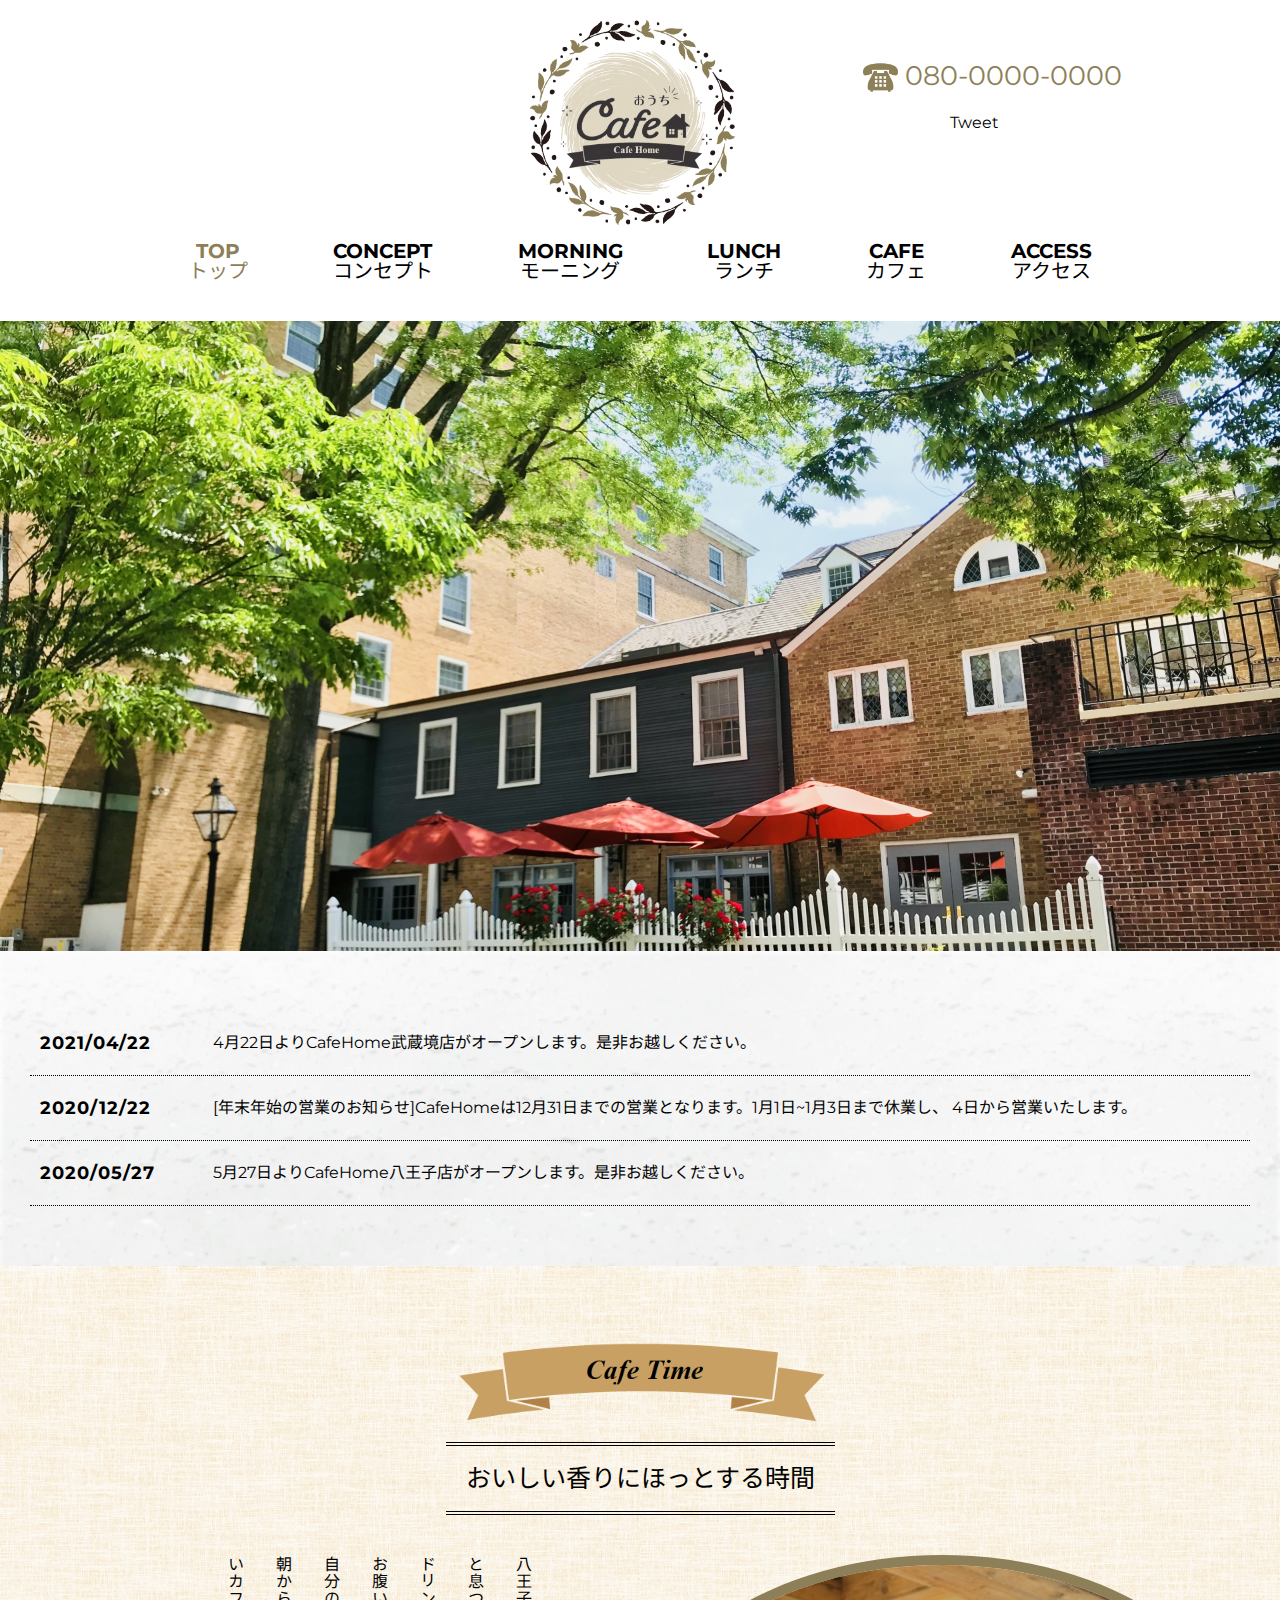
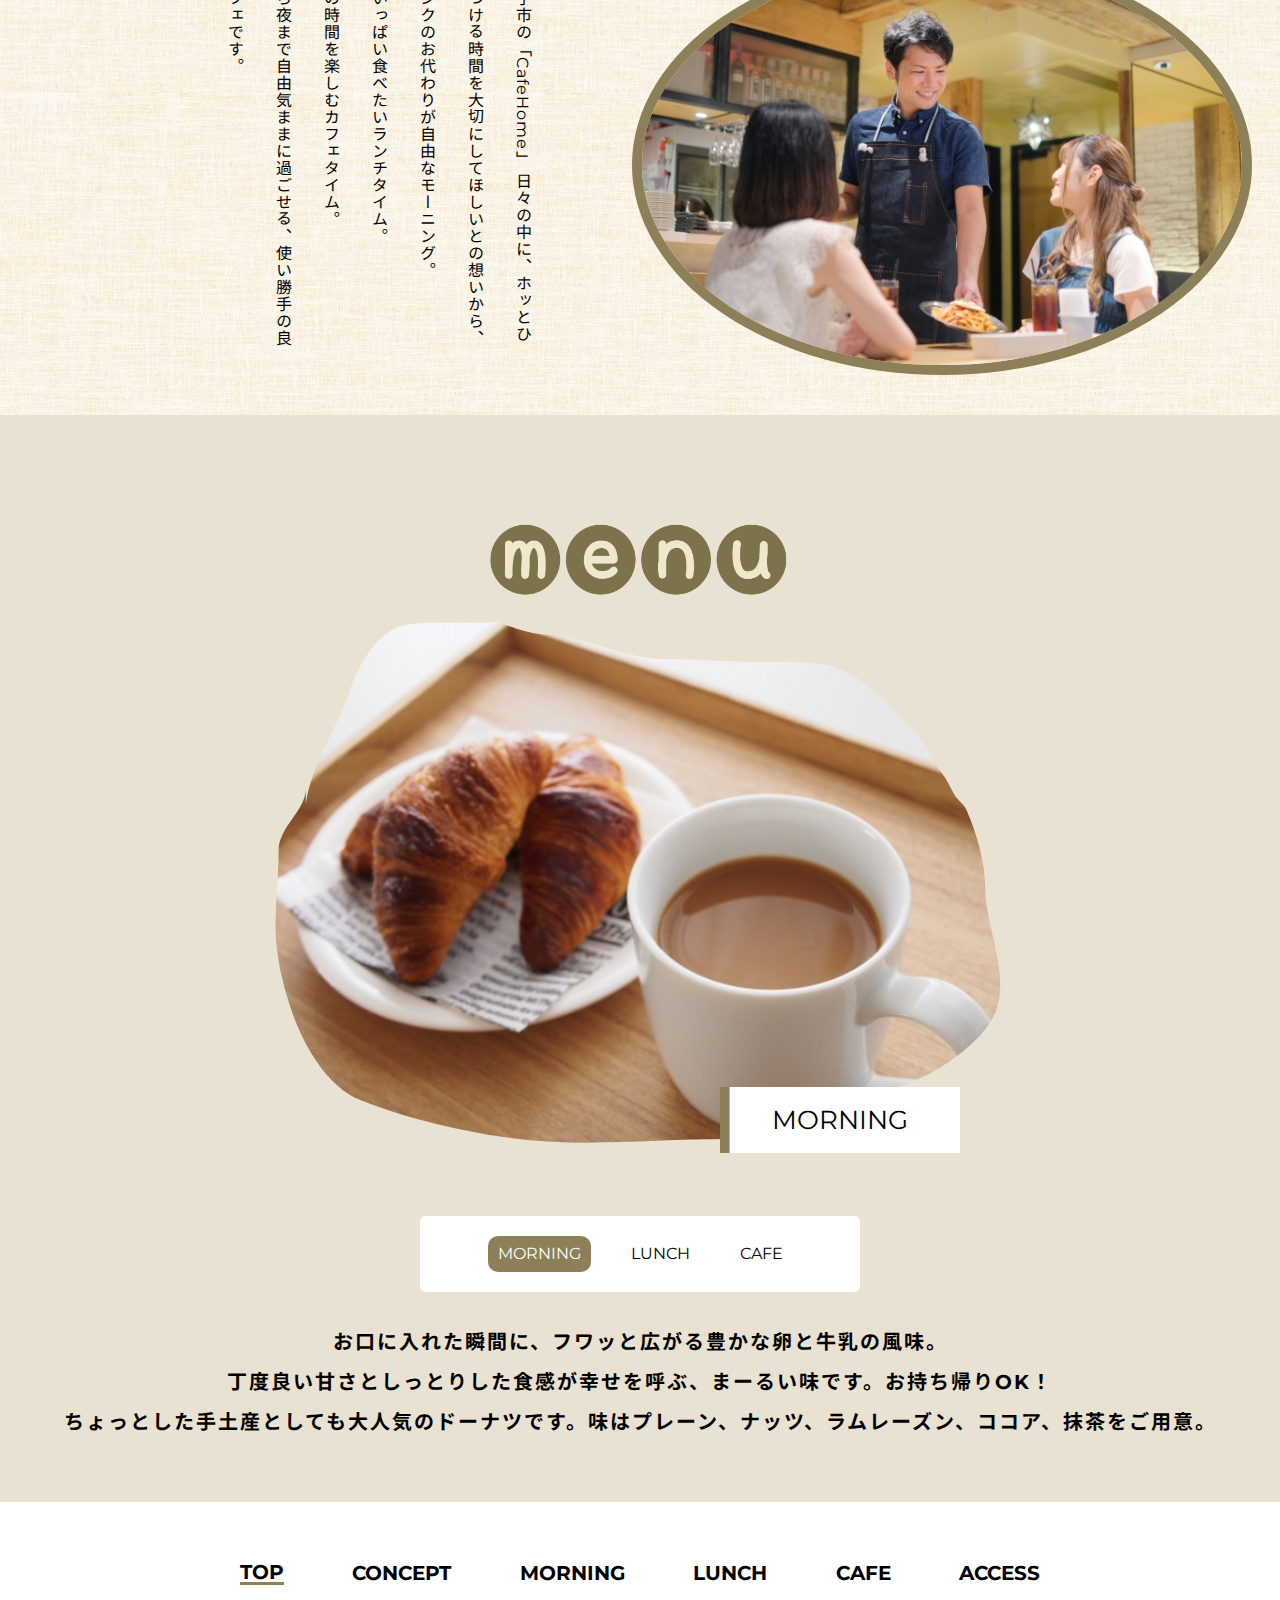
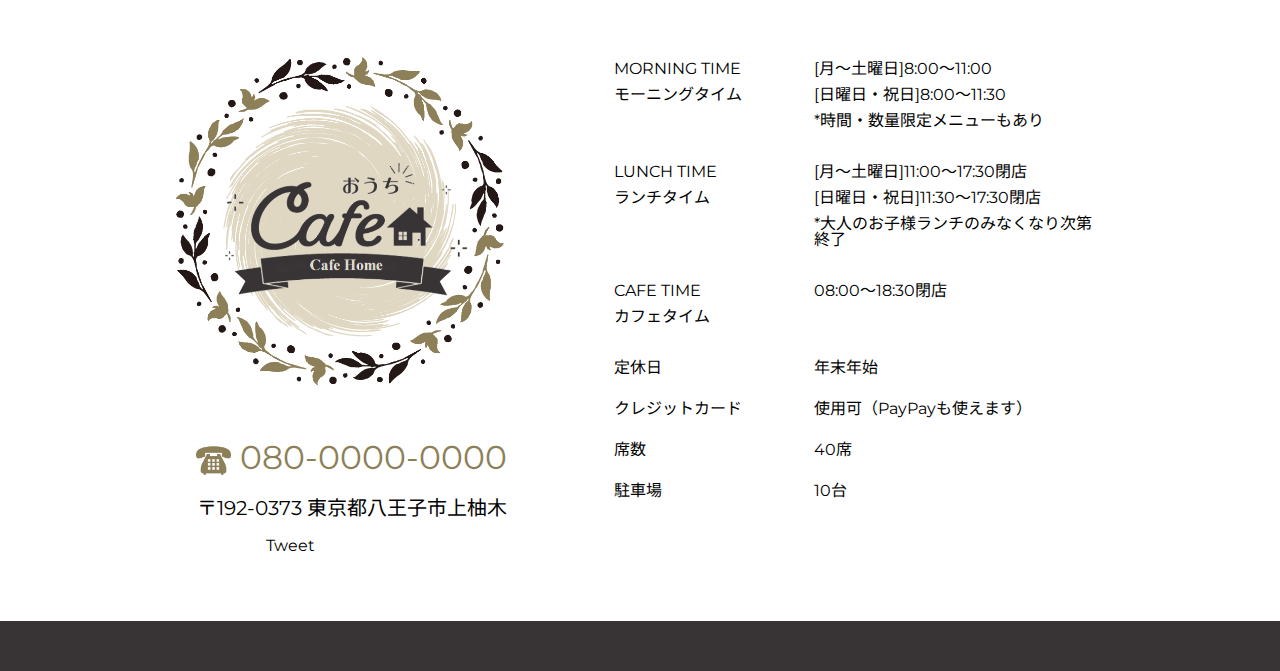
<file: index.html>
<!DOCTYPE html>
<html lang="ja">
<head>
    <meta charset="UTF-8">
    <meta http-equiv="X-UA-Compatible" content="IE=edge">
    <meta name="viewport" content="width=device-width, initial-scale=1.0">
    <link href="https://fonts.googleapis.com/css2?family=Montserrat:wght@400;600&family=Noto+Sans+JP:wght@400;700&display=swap" rel="stylesheet">
    <link rel="stylesheet" href="./css/Doctor.css">
    <link rel="stylesheet" href="./css/style.css">
    <title>cafehome</title>
    
        
</head>
<body>
    <header>
        <div class="header-wrapper">
            <div class="header-top">
                <div class="header-img">
                    <img src="./img/cafehome.png" alt="icon">
                    <div>cafehome</div>
                </div>
                <div class="header-info">
                    <a href="./access.html" class="map-img"></a>
                    <a class="phone" href="tel:111">
                        <span>080-0000-0000</span>
                    </a>
                    <div class="sns">
                        <div class="twitter">
                            <a href="https://twitter.com/share?ref_src=twsrc%5Etfw" class="twitter-share-button" data-show-count="false">Tweet</a><script async src="https://platform.twitter.com/widgets.js" charset="utf-8"></script>
                        </div>
                        <div class="facebook">
                            <iframe src="https://www.facebook.com/plugins/share_button.php?href=https%3A%2F%2Fdevelopers.facebook.com%2Fdocs%2Fplugins%2F&layout=button_count&size=small&width=103&height=20&appId" width="103" height="20" style="border:none;overflow:hidden" scrolling="no" frameborder="0" allowfullscreen="true" allow="autoplay; clipboard-write; encrypted-media; picture-in-picture; web-share"></iframe>
                        </div>
                    </div>
                    <div class="burger-btn-wrapper">
                        <div class="burger-btn">
                            <div class="bar bar-top"></div>
                            <div class="bar bar-middle"></div>
                            <div class="bar bar-bottom"></div>
                        </div>
                    </div>
                </div>
            </div>
            <nav class="nav-wrapper">
                <ul class="nav-list">
                    <li class="nav-item">
                        <a href="./index.html">
                            <div>TOP</div>
                            <div>トップ</div>
                        </a>
                    </li>
                    <li class="nav-item">
                        <a href="#">
                            <div>CONCEPT</div>
                            <div>コンセプト</div>
                        </a>
                    </li>
                    <li class="nav-item">
                        <a href="#">
                            <div>MORNING</div>
                            <div>モーニング</div>
                        </a>
                    </li>
                    <li class="nav-item">
                        <a href="./lunch.html">
                            <div>LUNCH</div>
                            <div>ランチ</div></a>
                    </li>
                    <li class="nav-item">
                        <a href="#">
                            <div>CAFE</div>
                            <div>カフェ</div>
                        </a>
                    </li>
                    <li class="nav-item">
                        <a href="./access.html">
                            <div>ACCESS</div>
                            <div>アクセス</div>
                        </a>
                    </li>
                </ul>
            </nav>
        </div>
    </header>
    <div class="fixed-header">
        <div class="header">
            <div class="header-wrapper fixed-nav">
                <ul class="nav-list fixed-nav">
                    <li class="nav-item">
                        <a href="./index.html">
                            <div>TOP</div>
                            <div>トップ</div>
                        </a>
                    </li>
                    <li class="nav-item">
                        <a href="#">
                            <div>CONCEPT</div>
                            <div>コンセプト</div>
                        </a>
                    </li>
                    <li class="nav-item">
                        <a href="#">
                            <div>MORNING</div>
                            <div>モーニング</div>
                        </a>
                    </li>
                    <li class="nav-item">
                        <a href="./lunch.html">
                            <div>LUNCH</div>
                            <div>ランチ</div></a>
                    </li>
                    <li class="nav-item">
                        <a href="#">
                            <div>CAFE</div>
                            <div>カフェ</div>
                        </a>
                    </li>
                    <li class="nav-item">
                        <a href="./access.html">
                            <div>ACCESS</div>
                            <div>アクセス</div>
                        </a>
                    </li>
                </ul>
            </div>
        </div>
    </div>
    <div class="fv">
        <img class="fv1" src="./img/fv1.jpg" alt="">
        <img class="fv2" src="./img/fv2.jpg" alt="">
        <img class="fv3" src="./img/fv3.jpg" alt="">
    </div>
    <main>
        <section class="news">
            <div class="section-wrapper">
                <div class="content-wrapper">
                    <ul class="news-list">
                        <li class="news-item">
                            <div class="news-date">2021/04/22</div>
                            <div class="news-content">
                                4月22日よりCafeHome武蔵境店がオープンします。是非お越しください。
                            </div>
                        </li>
                        <li class="news-item">
                            <div class="news-date">2020/12/22</div>
                            <div class="news-content">
                                [年末年始の営業のお知らせ]CafeHomeは12月31日までの営業となります。1月1日~1月3日まで休業し、
                                4日から営業いたします。
                            </div>
                        </li>
                        <li class="news-item">
                            <div class="news-date">2020/05/27</div>
                            <div class="news-content">
                                5月27日よりCafeHome八王子店がオープンします。是非お越しください。
                            </div>
                        </li>
                    </ul>
                </div>
            </div>
        </section>
        <section class="concept">
            <div class="section-wrapper">
                <div class="content-wrapper">
                    <div class="concept-title-img">
                        <img src="./img/cafetime.png" alt="">
                    </div>
                    <div class="concept-title-outer">
                        <div class="concept-title">
                            おいしい香りにほっとする時間
                        </div>
                    </div>
                    <div class="concept-inner">
                        <div class="concept-text">
                            八王子市の「CafeHome」
                            日々の中に、ホッとひと息つける時間を大切にしてほしいとの想いから、
                            <br>
                            ドリンクのお代わりが自由なモーニング。<br>
                            お腹いっぱい食べたいランチタイム。<br>
                            自分の時間を楽しむカフェタイム。<br>
                            朝から夜まで自由気ままに過ごせる、使い勝手の良いカフェです。
                        </div>
                        <div class="concept-img">
                            <img src="./img/concept-img.jpg" alt="">
                        </div>
                    </div>
                </div>
            </div>
        </section>
        <section class="menu">
            <div class="section-wrapper">
                <div class="content-wrapper">
                    <div class="menu-logo">
                        <img src="./img/menu-logo.png" alt="">
                    </div>
                    <div class="menu-img-wrapper">
                        <svg class="svgclass" width="272" height="197" viewBox="0 0 272 197" fill="none" xmlns="http://www.w3.org/2000/svg">
                            <clipPath id="myClip">
                            <path d="M13.2589 69.6557C15.6606 54.1539 24.6406 42.2837 29.4766 27.7756C31.6315 21.3108 35.2777 14.0832 40.1019 9.25897C46.0109 3.35002 50.5499 2.66887 59.1157 2.54822C66.0099 2.45112 72.9121 2.54822 79.8072 2.54822C81.6124 2.54822 84.2873 2.05394 85.9587 2.79677C90.0332 4.60765 97.9015 6.85222 102.487 7.02205C117.467 7.57687 130.869 15.9697 145.983 15.9697C158.107 15.9697 170.117 17.0882 182.146 17.0882C190.176 17.0882 198.413 16.4156 206.193 18.1445C219.403 21.08 229.251 33.0009 238.504 42.2535C242.56 46.3093 245.011 53.2559 248.632 57.9119C250.697 60.5668 251.853 63.3733 253.479 66.3003C254.648 68.4045 256.852 69.4155 257.953 71.8926C261.595 80.0878 264.912 91.675 264.912 100.724C264.912 114.637 273.533 131.392 269.261 145.276C265.266 158.262 243.926 171.596 231.917 174.729C226.524 176.136 221.255 179.658 216.197 182.123C209.039 185.61 202.67 186.879 195.133 188.833C186.537 191.062 177.73 193.804 168.725 193.804C141.788 193.804 114.676 197.081 87.8228 193.245C69.1023 190.571 51.6603 186.41 33.8883 179.513C20.992 174.508 12.1188 158.57 7.9152 145.959C4.54289 135.842 2.07437 125.729 2.07437 114.953C2.07437 105.658 3.19283 95.9851 3.19283 86.9917C3.19283 78.097 13.2589 72.235 13.2589 64.0634" stroke="black" stroke-width="3" stroke-linecap="round"/>
                            </clipPath>>
                        </svg>
                        <div class="morning">
                            <img class="clip any" src="./img/morning.jpg" alt="">
                            <div class="link-btn-outer"><a class="link-btn" href="#"><span>MORNING</span></a></div>
                        </div>
                        <div class="lunch">
                            <img class="clip any" src="./img/lunch.jpg" alt="">
                            <div class="link-btn-outer"><a class="link-btn" href="./lunch.html"><span>LUNCH</span></a></div>
                        </div>
                        <div class="cafe">
                            <img class="clip any" src="./img/cafe.jpg" alt="">
                            <div class="link-btn-outer"><a class="link-btn" href="#"><span>CAFE</span></a></div>
                        </div>
                    </div>
                    <ul class="menu-list">
                        <li class="menu-item active" id="morning">
                            MORNING
                        </li>
                        <li class="menu-item" id="lunch">
                            LUNCH
                        </li>
                        <li class="menu-item" id="cafe">
                            CAFE
                        </li>
                    </ul>
                    
                    <ul class="menu-text-wrapper">
                        <div class="morning-text">
                            <div class="menu-text">
                                お口に入れた瞬間に、フワッと広がる豊かな卵と牛乳の風味。<br>
                                丁度良い甘さとしっとりした食感が幸せを呼ぶ、まーるい味です。お持ち帰りOK！<br>
                                ちょっとした手土産としても大人気のドーナツです。味はプレーン、ナッツ、ラムレーズン、ココア、抹茶をご用意。
                            </div>
                        </div>
                        <div class="lunch-text">
                            <div class="menu-text">
                                明るい日差しの差し込む店内で、のんびりたっぷり朝ごはんはいかが。<br>
                                ホカホカのバターたっぷりトースト、バランスのとれた副菜、特製ブレンドのコーヒー。<br>
                                朝は甘いもので脳に栄養を！ホイップクリームとあんこが幸せ気分になれる小倉トーストも人気です。
                            </div>
                        </div>
                        <div class="cafe-text">
                            <div class="menu-text">
                                手軽にきちんとお腹を満たせる、ランチメニューもご用意。<br>
スパイスにこだわってじっくり煮込んだ柔らかチキンのカレーや、フレッシュな味わいのパスタ。<br>
お子さま用のクリーミーなキッズカレーもございます。元気なお昼ごはんでしっかりパワーをチャージ！
                            </div>
                        </div>
                        
                    </ul>
                </div>
            </div>
        </section>
    </main>
    <footer>
        <div class="section-wrapper">
            <div class="content-wrapper">
                <div class="footer-nav">
                    <ul class="footer-list">
                        <li class="footer-item">
                            <a href="./index.html">
                                <div>TOP</div>
                            </a>
                        </li>
                        <li class="footer-item">
                            <a href="#">
                                <div>CONCEPT</div>
                            </a>
                        </li>
                        <li class="footer-item">
                            <a href="#">
                                <div>MORNING</div>
                            </a>
                        </li>
                        <li class="footer-item">
                            <a href="./lunch.html">
                                <div>LUNCH</div>
                            </a>
                        </li>
                        <li class="footer-item">
                            <a href="#">
                                <div>CAFE</div>
                            </a>
                        </li>
                        <li class="footer-item">
                            <a href="./access.html">
                                <div>ACCESS</div>
                            </a>
                        </li>
                    </ul>
                </div>
                <div class="footer-inner">
                    <div class="footer-left">
                        <div class="footer-img">
                            <img src="./img/cafehome.png" alt="">
                        </div>
                        <div class="phone">
                            080-0000-0000
                        </div>
                        <div class="address">
                            〒192-0373 東京都八王子市上柚木
                        </div>
                        <div class="sns">
                            <div class="twitter">
                                <a href="https://twitter.com/share?ref_src=twsrc%5Etfw" class="twitter-share-button" data-show-count="false">Tweet</a><script async src="https://platform.twitter.com/widgets.js" charset="utf-8"></script>
                            </div>
                            <div class="facebook">
                                <iframe src="https://www.facebook.com/plugins/share_button.php?href=https%3A%2F%2Fdevelopers.facebook.com%2Fdocs%2Fplugins%2F&layout=button_count&size=small&width=103&height=20&appId" width="103" height="20" style="border:none;overflow:hidden" scrolling="no" frameborder="0" allowfullscreen="true" allow="autoplay; clipboard-write; encrypted-media; picture-in-picture; web-share"></iframe>
                            </div>
                        </div>
                    </div>
                    <div class="footer-right">
                        <div class="footer-right-content">
                            <ul class="footer-content-list">
                                <li class="footer-content-item">
                                    <div class="footer-content-title">
                                        <div>MORNING TIME</div>
                                        <div>モーニングタイム</div>
                                    </div>
                                    <div class="footer-content-detail">
                                        <div>[月～土曜日]8:00～11:00</div>
                                        <div>[日曜日・祝日]8:00～11:30</div>
                                        <div>*時間・数量限定メニューもあり</div>
                                    </div>
                                </li>
                                <li class="footer-content-item">
                                    <div class="footer-content-title">
                                        <div>LUNCH TIME</div>
                                        <div>ランチタイム</div>
                                    </div>
                                    <div class="footer-content-detail">
                                        <div>[月～土曜日]11:00～17:30閉店</div>
                                        <div>[日曜日・祝日]11:30～17:30閉店</div>
                                        <div>*大人のお子様ランチのみなくなり次第終了</div>
                                    </div>
                                </li>
                                <li class="footer-content-item">
                                    <div class="footer-content-title">
                                        <div>CAFE TIME</div>
                                        <div>カフェタイム</div>
                                    </div>
                                    <div class="footer-content-detail">
                                        <div>08:00～18:30閉店</div>
                                    </div>
                                </li>
                                <li class="footer-content-item">
                                    <div class="footer-content-title">
                                        定休日
                                    </div>
                                    <div class="footer-content-detail">
                                        年末年始
                                    </div>
                                </li>
                                <li class="footer-content-item">
                                    <div class="footer-content-title">
                                        クレジットカード
                                    </div>
                                    <div class="footer-content-detail">
                                        使用可（PayPayも使えます）
                                    </div>
                                </li>
                                <li class="footer-content-item">
                                    <div class="footer-content-title">
                                        席数
                                    </div>
                                    <div class="footer-content-detail">
                                        40席
                                    </div>
                                </li>
                                <li class="footer-content-item">
                                    <div class="footer-content-title">
                                        駐車場
                                    </div>
                                    <div class="footer-content-detail">
                                        10台
                                    </div>
                                </li>
                            </ul>
                        </div>
                    </div>
                </div>
            </div>
        </div>
        <div class="footer-bottom">

        </div>
    </footer>
    <a href="#" id="btn-scroll-top"></a>
    <script src="https://ajax.googleapis.com/ajax/libs/jquery/3.6.0/jquery.min.js"></script>
    <script src="./java/script.js"></script>
</body>
</html>
</file>
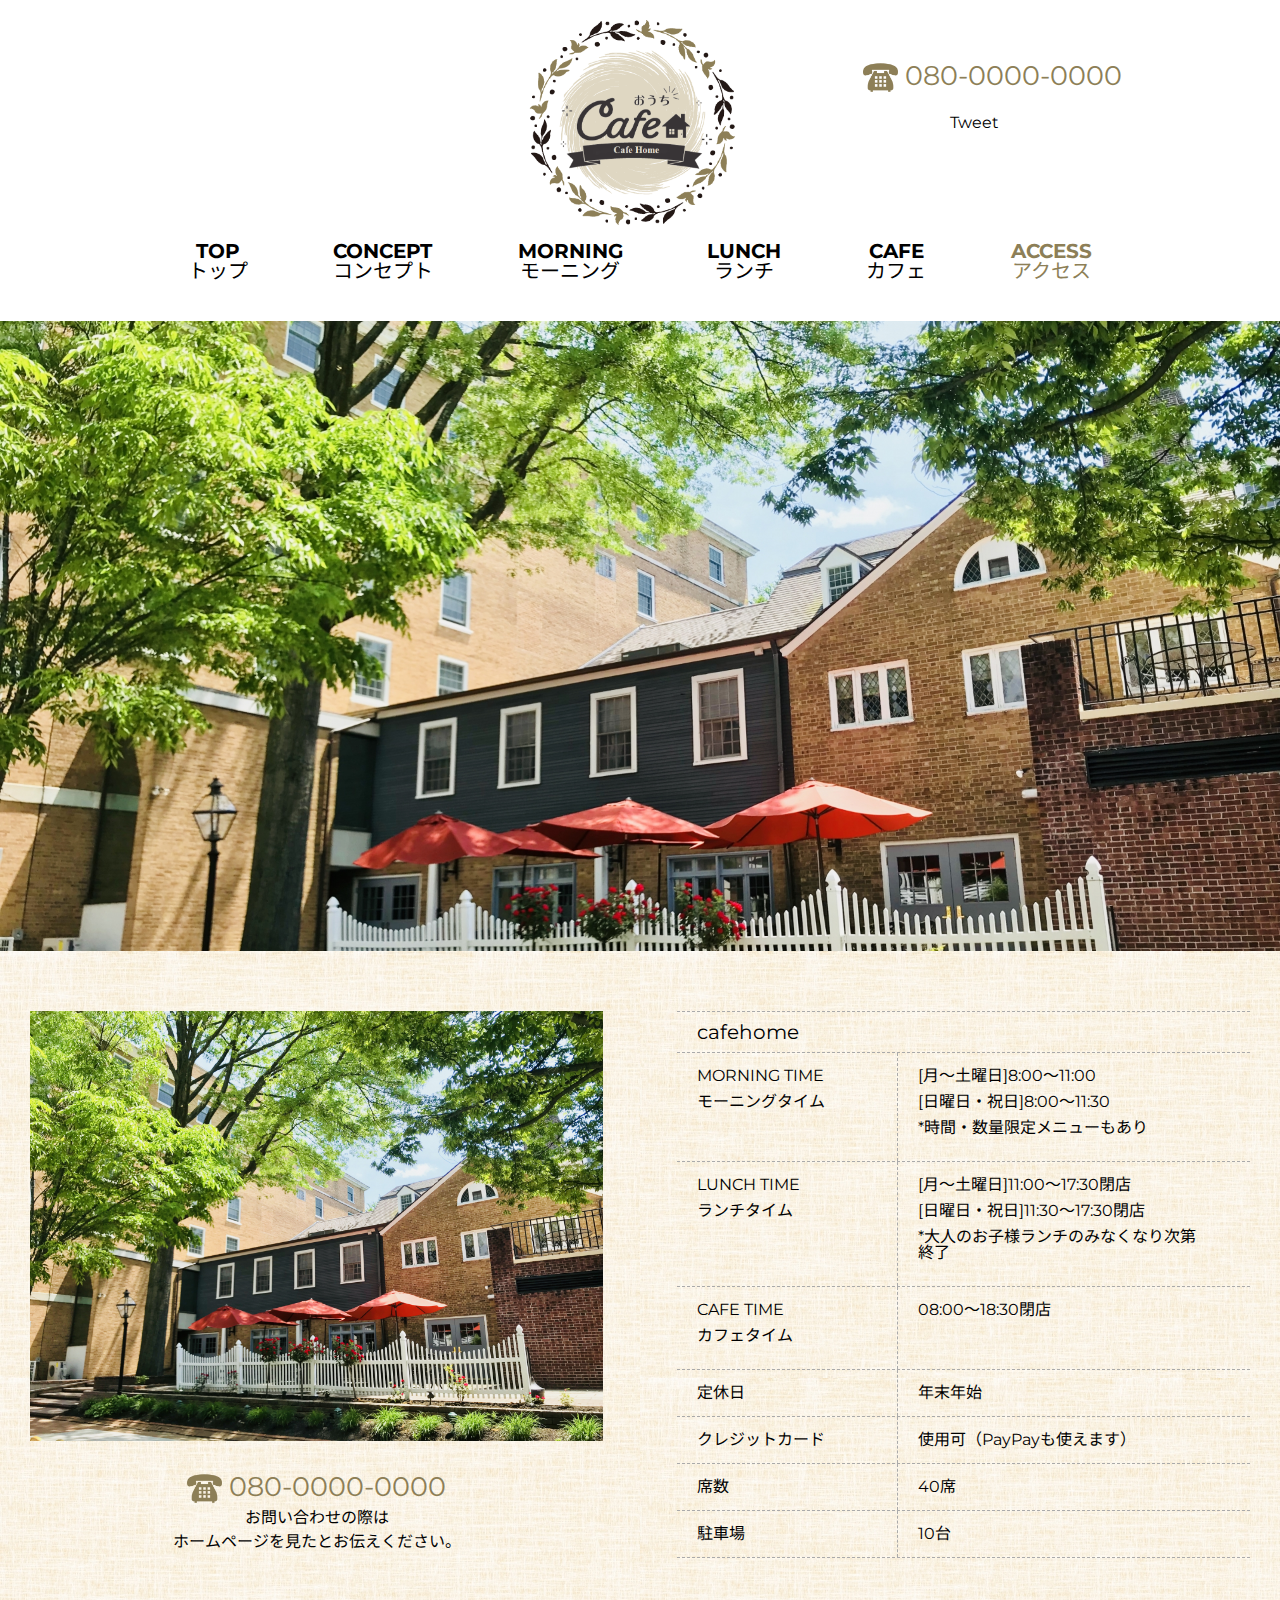
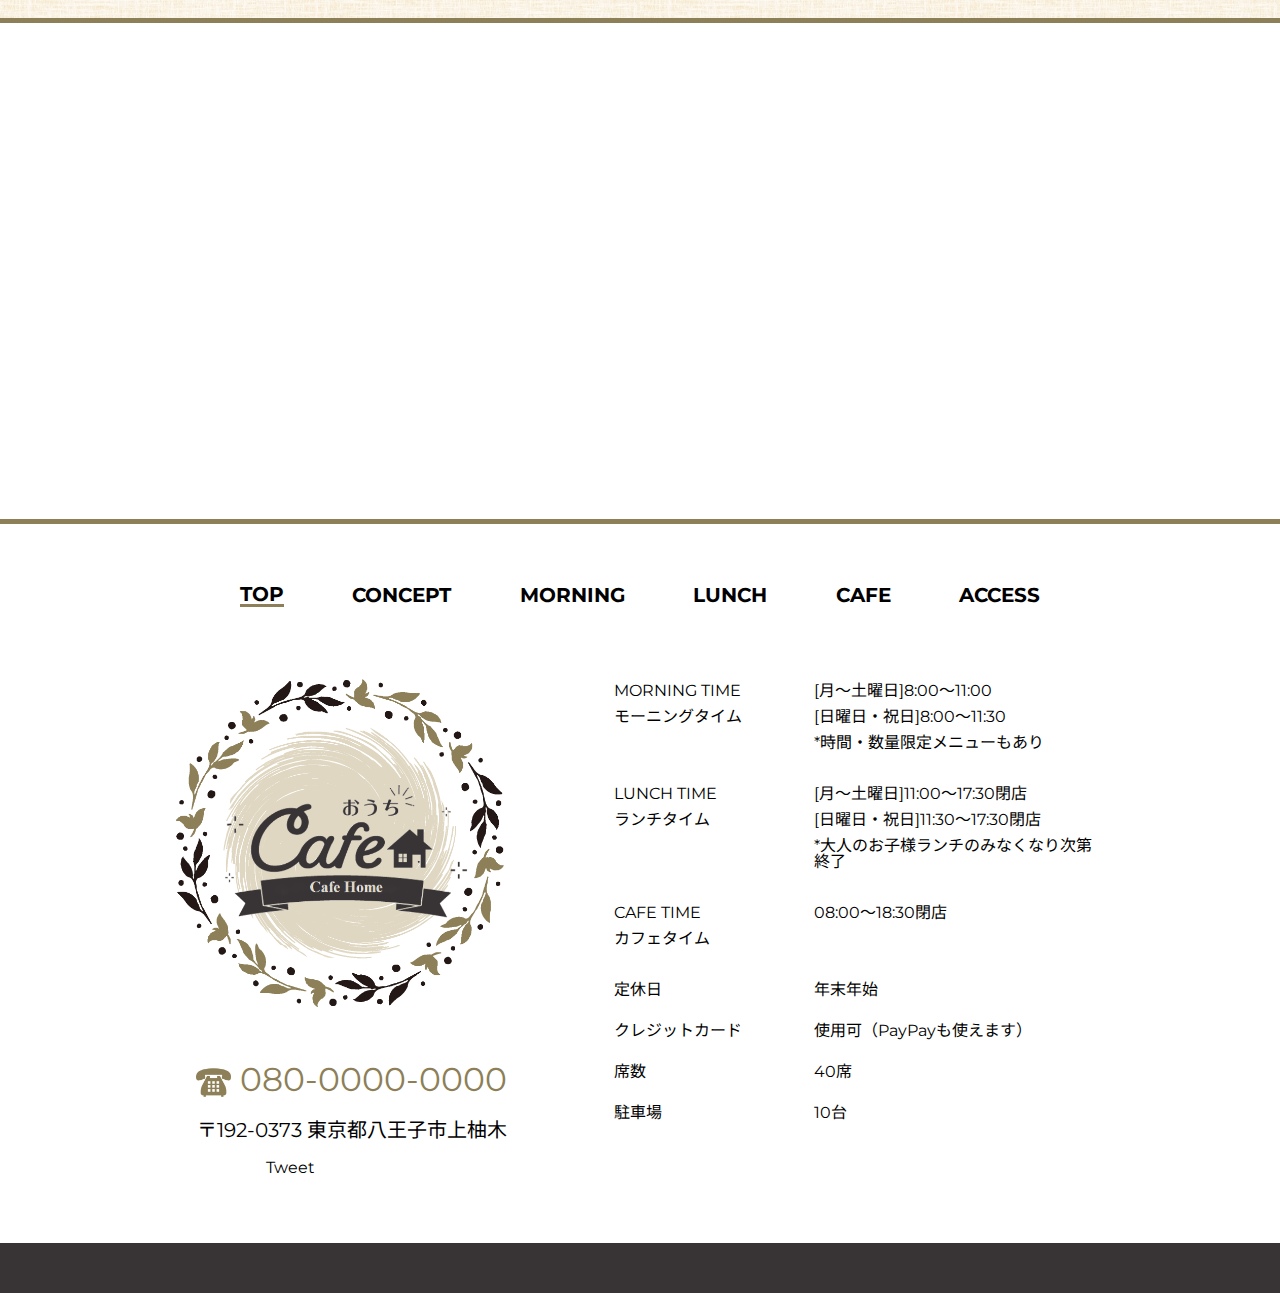
<file: access.html>
<!DOCTYPE html>
<html lang="ja">
<head>
    <meta charset="UTF-8">
    <meta http-equiv="X-UA-Compatible" content="IE=edge">
    <meta name="viewport" content="width=device-width, initial-scale=1.0">
    <link href="https://fonts.googleapis.com/css2?family=Montserrat:wght@400;600&family=Noto+Sans+JP:wght@400;700&display=swap" rel="stylesheet">
    <link rel="stylesheet" href="./css/Doctor.css">
    <link rel="stylesheet" href="./css/access.css">
    <title>cafehome</title>
    
        
</head>
<body>
    <header>
        <div class="header-wrapper">
            <div class="header-top">
                <div class="header-img">
                    <img src="./img/cafehome.png" alt="icon">
                    <div>cafehome</div>
                </div>
                <div class="header-info">
                    <a href="./access.html" class="map-img"></a>
                    <a class="phone" href="tel:111">
                        <span>080-0000-0000</span>
                    </a>
                    <div class="sns">
                        <div class="twitter">
                            <a href="https://twitter.com/share?ref_src=twsrc%5Etfw" class="twitter-share-button" data-show-count="false">Tweet</a><script async src="https://platform.twitter.com/widgets.js" charset="utf-8"></script>
                        </div>
                        <div class="facebook">
                            <iframe src="https://www.facebook.com/plugins/share_button.php?href=https%3A%2F%2Fdevelopers.facebook.com%2Fdocs%2Fplugins%2F&layout=button_count&size=small&width=103&height=20&appId" width="103" height="20" style="border:none;overflow:hidden" scrolling="no" frameborder="0" allowfullscreen="true" allow="autoplay; clipboard-write; encrypted-media; picture-in-picture; web-share"></iframe>
                        </div>
                    </div>
                    <div class="burger-btn-wrapper">
                        <div class="burger-btn">
                            <div class="bar bar-top"></div>
                            <div class="bar bar-middle"></div>
                            <div class="bar bar-bottom"></div>
                        </div>
                    </div>
                </div>
            </div>
            <nav class="nav-wrapper">
                <ul class="nav-list">
                    <li class="nav-item">
                        <a href="./index.html">
                            <div>TOP</div>
                            <div>トップ</div>
                        </a>
                    </li>
                    <li class="nav-item">
                        <a href="#">
                            <div>CONCEPT</div>
                            <div>コンセプト</div>
                        </a>
                    </li>
                    <li class="nav-item">
                        <a href="#">
                            <div>MORNING</div>
                            <div>モーニング</div>
                        </a>
                    </li>
                    <li class="nav-item">
                        <a href="./lunch.html">
                            <div>LUNCH</div>
                            <div>ランチ</div></a>
                    </li>
                    <li class="nav-item">
                        <a href="#">
                            <div>CAFE</div>
                            <div>カフェ</div>
                        </a>
                    </li>
                    <li class="nav-item">
                        <a href="./access.html">
                            <div>ACCESS</div>
                            <div>アクセス</div>
                        </a>
                    </li>
                </ul>
            </nav>
        </div>
    </header>
    <div class="fixed-header">
        <div class="header">
            <div class="header-wrapper fixed-nav">
                <ul class="nav-list fixed-nav">
                    <li class="nav-item">
                        <a href="./index.html">
                            <div>TOP</div>
                            <div>トップ</div>
                        </a>
                    </li>
                    <li class="nav-item">
                        <a href="#">
                            <div>CONCEPT</div>
                            <div>コンセプト</div>
                        </a>
                    </li>
                    <li class="nav-item">
                        <a href="#">
                            <div>MORNING</div>
                            <div>モーニング</div>
                        </a>
                    </li>
                    <li class="nav-item">
                        <a href="./lunch.html">
                            <div>LUNCH</div>
                            <div>ランチ</div></a>
                    </li>
                    <li class="nav-item">
                        <a href="#">
                            <div>CAFE</div>
                            <div>カフェ</div>
                        </a>
                    </li>
                    <li class="nav-item">
                        <a href="./access.html">
                            <div>ACCESS</div>
                            <div>アクセス</div>
                        </a>
                    </li>
                </ul>
            </div>
        </div>
    </div>
    <div class="fv">
        <img class="fv1" src="./img/fv1.jpg" alt="">
        <img class="fv2" src="./img/fv2.jpg" alt="">
        <img class="fv3" src="./img/fv3.jpg" alt="">
    </div>
    <main>
        <section class="shop-info">
            <div class="section-wrapper">
                <div class="content-wrapper">
                    <div class="shop-info-wrapper">
                        <div class="shop-info-img">
                            <img src="./img/fv1.jpg" alt="">
                            
                            <a class="shop-info-phone" href="tel:111">
                                <span>080-0000-0000</span>
                            </a>
                            <div class="phone-desc">
                                お問い合わせの際は
                                <br>ホームページを見たとお伝えください。
                            </div>
                        </div>
                        <div class="shop-info-content">
                            <div class="shop-info-title">
                                cafehome
                            </div>
                            <ul class="shop-info-content-list">
                                <li class="shop-info-content-item">
                                    <div class="shop-info-content-title">
                                        <div>MORNING TIME</div>
                                        <div>モーニングタイム</div>
                                    </div>
                                    <div class="shop-info-content-detail">
                                        <div>[月～土曜日]8:00～11:00</div>
                                        <div>[日曜日・祝日]8:00～11:30</div>
                                        <div>*時間・数量限定メニューもあり</div>
                                    </div>
                                </li>
                                <li class="shop-info-content-item">
                                    <div class="shop-info-content-title">
                                        <div>LUNCH TIME</div>
                                        <div>ランチタイム</div>
                                    </div>
                                    <div class="shop-info-content-detail">
                                        <div>[月～土曜日]11:00～17:30閉店</div>
                                        <div>[日曜日・祝日]11:30～17:30閉店</div>
                                        <div>*大人のお子様ランチのみなくなり次第終了</div>
                                    </div>
                                </li>
                                <li class="shop-info-content-item">
                                    <div class="shop-info-content-title">
                                        <div>CAFE TIME</div>
                                        <div>カフェタイム</div>
                                    </div>
                                    <div class="shop-info-content-detail">
                                        <div>08:00～18:30閉店</div>
                                    </div>
                                </li>
                                <li class="shop-info-content-item">
                                    <div class="shop-info-content-title">
                                        定休日
                                    </div>
                                    <div class="shop-info-content-detail">
                                        年末年始
                                    </div>
                                </li>
                                <li class="shop-info-content-item">
                                    <div class="shop-info-content-title">
                                        クレジットカード
                                    </div>
                                    <div class="shop-info-content-detail">
                                        使用可（PayPayも使えます）
                                    </div>
                                </li>
                                <li class="shop-info-content-item">
                                    <div class="shop-info-content-title">
                                        席数
                                    </div>
                                    <div class="shop-info-content-detail">
                                        40席
                                    </div>
                                </li>
                                <li class="shop-info-content-item">
                                    <div class="shop-info-content-title">
                                        駐車場
                                    </div>
                                    <div class="shop-info-content-detail">
                                        10台
                                    </div>
                                </li>
                            </ul>
                        </div>
                    </div>
                </div>
            </div>
        </section>
        <section class="map">
            <div class="map-wrapper">
                <iframe src="https://www.google.com/maps/embed?pb=!1m18!1m12!1m3!1d25945.927038229835!2d139.35033064960618!3d35.621787783307326!2m3!1f0!2f0!3f0!3m2!1i1024!2i768!4f13.1!3m3!1m2!1s0x6018e29c2caa5053%3A0x532398f70f643f39!2z44CSMTkyLTAzNzMg5p2x5Lqs6YO95YWr546L5a2Q5biC5LiK5p-a5pyo!5e0!3m2!1sja!2sjp!4v1636790807564!5m2!1sja!2sjp" width="600" height="450" style="border:0;" allowfullscreen="" loading="lazy"></iframe>
            </div>
        </section>
    </main>
    <footer>
        <div class="section-wrapper">
            <div class="content-wrapper">
                <div class="footer-nav">
                    <ul class="footer-list">
                        <li class="footer-item">
                            <a href="./index.html">
                                <div>TOP</div>
                            </a>
                        </li>
                        <li class="footer-item">
                            <a href="#">
                                <div>CONCEPT</div>
                            </a>
                        </li>
                        <li class="footer-item">
                            <a href="#">
                                <div>MORNING</div>
                            </a>
                        </li>
                        <li class="footer-item">
                            <a href="./lunch.html">
                                <div>LUNCH</div>
                            </a>
                        </li>
                        <li class="footer-item">
                            <a href="#">
                                <div>CAFE</div>
                            </a>
                        </li>
                        <li class="footer-item">
                            <a href="./access.html">
                                <div>ACCESS</div>
                            </a>
                        </li>
                    </ul>
                </div>
                <div class="footer-inner">
                    <div class="footer-left">
                        <div class="footer-img">
                            <img src="./img/cafehome.png" alt="">
                        </div>
                        <div class="phone">
                            080-0000-0000
                        </div>
                        <div class="address">
                            〒192-0373 東京都八王子市上柚木
                        </div>
                        <div class="sns">
                            <div class="twitter">
                                <a href="https://twitter.com/share?ref_src=twsrc%5Etfw" class="twitter-share-button" data-show-count="false">Tweet</a><script async src="https://platform.twitter.com/widgets.js" charset="utf-8"></script>
                            </div>
                            <div class="facebook">
                                <iframe src="https://www.facebook.com/plugins/share_button.php?href=https%3A%2F%2Fdevelopers.facebook.com%2Fdocs%2Fplugins%2F&layout=button_count&size=small&width=103&height=20&appId" width="103" height="20" style="border:none;overflow:hidden" scrolling="no" frameborder="0" allowfullscreen="true" allow="autoplay; clipboard-write; encrypted-media; picture-in-picture; web-share"></iframe>
                            </div>
                        </div>
                    </div>
                    <div class="footer-right">
                        <div class="footer-right-content">
                            <ul class="footer-content-list">
                                <li class="footer-content-item">
                                    <div class="footer-content-title">
                                        <div>MORNING TIME</div>
                                        <div>モーニングタイム</div>
                                    </div>
                                    <div class="footer-content-detail">
                                        <div>[月～土曜日]8:00～11:00</div>
                                        <div>[日曜日・祝日]8:00～11:30</div>
                                        <div>*時間・数量限定メニューもあり</div>
                                    </div>
                                </li>
                                <li class="footer-content-item">
                                    <div class="footer-content-title">
                                        <div>LUNCH TIME</div>
                                        <div>ランチタイム</div>
                                    </div>
                                    <div class="footer-content-detail">
                                        <div>[月～土曜日]11:00～17:30閉店</div>
                                        <div>[日曜日・祝日]11:30～17:30閉店</div>
                                        <div>*大人のお子様ランチのみなくなり次第終了</div>
                                    </div>
                                </li>
                                <li class="footer-content-item">
                                    <div class="footer-content-title">
                                        <div>CAFE TIME</div>
                                        <div>カフェタイム</div>
                                    </div>
                                    <div class="footer-content-detail">
                                        <div>08:00～18:30閉店</div>
                                    </div>
                                </li>
                                <li class="footer-content-item">
                                    <div class="footer-content-title">
                                        定休日
                                    </div>
                                    <div class="footer-content-detail">
                                        年末年始
                                    </div>
                                </li>
                                <li class="footer-content-item">
                                    <div class="footer-content-title">
                                        クレジットカード
                                    </div>
                                    <div class="footer-content-detail">
                                        使用可（PayPayも使えます）
                                    </div>
                                </li>
                                <li class="footer-content-item">
                                    <div class="footer-content-title">
                                        席数
                                    </div>
                                    <div class="footer-content-detail">
                                        40席
                                    </div>
                                </li>
                                <li class="footer-content-item">
                                    <div class="footer-content-title">
                                        駐車場
                                    </div>
                                    <div class="footer-content-detail">
                                        10台
                                    </div>
                                </li>
                            </ul>
                        </div>
                    </div>
                </div>
            </div>
        </div>
        <div class="footer-bottom">

        </div>
    </footer>
    <a href="#" id="btn-scroll-top"></a>
    <script src="https://ajax.googleapis.com/ajax/libs/jquery/3.6.0/jquery.min.js"></script>
    <script src="./java/script.js"></script>
</body>
</html>
</file>
<file: css/style.css>
/*---------------------*/
/*base*/
/*---------------------*/

color{
    color: #8D7F57;
    color: #DFD7C2;
    color: #383436;
}

html{
    font-size: 62.5%;
}
body{
    background-color: #fff;
    font-size: 1.6rem;
    color: #000;
    font-family:  "Montserrat", "Noto Sans JP", "sans-serif";;
}
img, svg{
    width: 100%;
    vertical-align: bottom;
}
li{
    list-style: none;
}
a{
    text-decoration: none;
    color: #000;
    display: inline-block;
}
.section-wrapper{
    width: 100%;
    padding: 60px 0;
}
.content-wrapper{
    width: 100%;
    max-width: 1440px;
    padding: 0 30px;
    box-sizing: border-box;
    margin: 0 auto;
}
.svgclass{
    width: 0;
    height: 0;
}

/*---------------------*/
/*header*/
/*---------------------*/

header{
    width: 100%;
}
.header-wrapper{
    width: 100%;
    max-width: 1024px;
    padding: 0 30px;
    box-sizing: border-box;
    margin: 0 auto;
}
.header-top{
    position: relative;
}
.header-img{
    width: 250px;
    margin: 0 auto;
}
.header-img div{
    display: none;
    font-size: 2rem;
    font-style: italic;
    color: #8D7F57;
    font-weight: 900;
}
.header-info{
    position: absolute;
    top: 60px;
    right: 0px;
    text-align: right;
}
.phone::before{
    content: "";
    display: inline-block;
    background: url(../img/phone.png) no-repeat;
    width: 35px;
    height: 35px;
    background-size: contain;
    vertical-align: middle;
}
.phone{
    color: #8D7F57;
    font-size: 2.7rem;
}
.sns{
    display: flex;
    justify-content: flex-end;
    margin-top: 20px;
}
.facebook{
    margin-left: 20px;
}
.nav-wrapper{
    width: 100%;
    max-width: 1024px;
    padding: 0 30px;
    box-sizing: border-box;
    margin: 0 auto;
}
.nav-list{
    padding: 0 0 40px;
    text-align: center;
    display: flex;
    justify-content: space-between;
    max-width: 1024px;
    width: 100%;
}
.nav-item{
    color: #000;
    font-size: 2.0rem;
}
.nav-item:first-of-type{
    margin-left: 0;
}
.nav-item:last-of-type{
    margin-right: 0;
}
.nav-item:first-of-type a{
    color: #8D7F57;
}
.nav-item:first-of-type a:hover{
    opacity: 0.7;
    transition: 0.3s;
}
.nav-item div:first-of-type{
    font-weight: bold;
}
.nav-item a:hover{
    color: #8D7F57;
}
.fixed-header{
    z-index: 1;
    position: relative;
}
.header{
    width: 100%;
    position: fixed;
    top: 0;
    left: 0;
    background-color: #fff;
    border-bottom: #8D7F57 solid 5px;
}
.fixed-nav{
    height: 70px;
    align-items: center;
}

/*---------------------*/
/*fv*/
/*---------------------*/
.fv{
    position: relative;
    height: 70vh;
}
.fv img{
    object-fit: cover;
    height: 70vh;
    position: absolute;
    top: 0;
    left: 0;
}

/*---------------------*/
/*news*/
/*---------------------*/
.news{
    background-image: url(../img/news-background.jpg);
    background-size: cover;
}
.news-item{
    border-bottom: #000 dotted 1px;
    padding: 20px 0;
    display: flex;
    align-items: center;
}
.news-date{
    font-size: 1.8rem;
    flex-basis: 180px;
    padding-right: 20px;
    font-weight: bold;
    letter-spacing: 1px;
    padding-left: 10px;
}
.news-content{
    width: 100%;
    line-height: 1.5;
}

/*---------------------*/
/*concept*/
/*---------------------*/
.concept{
    background-image: url(../img/concept2-background.jpg);
}
.concept-title-img{
    width: 80%;
    max-width: 400px;
    margin: 0 auto;
}
.concept-title{
    font-size: 2.5rem;
    padding: 20px;
    border-top: 4px double #000;
    border-bottom: 4px double #000;
    display: inline-block;
}
.concept-title-outer{
    text-align: center;
}
.concept-inner{
    padding-top: 40px;
    display: flex;
    justify-content: space-around;
    height: 400px;
}
.concept-text{
    width: 40%;
    line-height: 3;
    letter-spacing: 1px;
    padding-left: 10px;
    padding-right: 50px;
    writing-mode: vertical-rl;
}
.concept-img{
    width:56%;
    max-width: 600px;
}
.concept-img img{
    border-radius: 50%;
    border: #8D7F57 10px solid;
}

/*---------------------*/
/*menu*/
/*---------------------*/
.menu{
    background: #E9E1D1;
}
.menu-logo{
    width: 80%;
    max-width: 300px;
    margin: 0 auto;

}
.menu-img-wrapper{
    position: relative;
    width: 740PX;
    height: 600px;
    margin: 0 auto;
}
.link-btn-outer{
    position: absolute;
    bottom: 60px;
    right: 50px;
}


.link-btn{
    position: relative;
    overflow: hidden;
    width: 200px;
    padding: 20px;
    text-align: center;
    color: #000;
    border-radius: 0;
    background: #fff;
    transition: color 0.5s ease-in-out;
}
.link-btn span{
    position: relative;
    font-size: 2.6rem;
}
.link-btn:before {
    position: absolute;
    top: 0;
    left: 0;
    width: 100%;
    height: 100%;
    content: '';
    transition: all 0.5s ease-in-out;
    transform: translateX(-96%);
    background: #8D7F57;
}
.link-btn:hover:before {
    transform: translateX(0%);
}
.link-btn:hover{
    color: #fff;
    transition: all 0.5s ease-in-out;
}


.clip.any{
    clip-path: url(#myClip);
    position: absolute;
    top: 0;
    left: 0;
}
clipPath{
    transform: scale(2.7);
}
.menu-list{
    background-color: #fff;
    width: 400px;
    margin: 0 auto;
    padding: 20px;
    border-radius: 5px;
    display: flex;
    justify-content: center;
}
.menu-item{
    margin: 0 15px;
    padding: 10px;
    transition: 0.3s;
}
.menu-item:hover{
    opacity: 0.3;
}
.menu-item.active{
    color: #fff;
    background: #8D7F57;
    border-radius: 10px;
    transition: 0.3s;
}
.menu-text{
    line-height: 2;
    font-size: 2rem;
    font-weight: bold;
    letter-spacing: 2px;
    margin-top: 30px;
    text-align: center;
}
/*---------------------*/
/*footer*/
/*---------------------*/
.footer-nav{

}
.footer-list{
    display: flex;
    justify-content: space-between;
    align-items: center;
    width: 100%;
    max-width: 800px;
    margin: 0 auto;
}
.footer-item{
    font-size: 2rem;
    font-weight: bold;
}
.footer-item:first-of-type{
    border-bottom: 3px solid #8D7F57;
}
.footer-inner{
    display: flex;
    justify-content: space-between;
    align-items: center;
    width: 100%;
    max-width: 1100px;
    margin: 0 auto;
    padding-top: 40px;
}
.footer-left{
    width: 50%;
    text-align: center;
}
.footer-img{
    width:100%;
    max-width: 400px;
    margin: 0 auto;
}
.footer-left .phone{
    padding-top: 30px;
    font-size: 3.3rem;
}
.footer-left .address{
    padding-top: 20px;
    font-size: 2rem;
}
.footer-right{
    width: 55%;
}
.footer-left .sns{
    display: flex;
    justify-content: center;
}

.footer-content-item{
    display: flex;
    padding-bottom: 25px;
}
.footer-content-title{
    flex-basis: 200px;
}
.footer-content-title div{
    padding-bottom: 10px;
}
.footer-content-detail{
    width: 50%;
}
.footer-content-detail div{
    padding-bottom: 10px;
}
.footer-bottom{
    width: 100%;
    height: 50px;
    background-color: #383436;
}

#btn-scroll-top {
    display: none;
    position: fixed;
    bottom: 30px;
    right: 30px;
    z-index: 9999;
    width: 50px;
    height: 50px;
    background-color: #8D7F57;
    text-decoration: none;
    outline: none;
}
#btn-scroll-top::after {
    position: absolute;
    top: 40%;
    left: 50%;
    width: 20px;
    height: 20px;
    transform: translateX(-50%) rotate(-45deg);
    border-right: 4px solid #fff;
    border-top: 4px solid #fff;
    content: "";
}

/*---------------------*/
/*responsive*/
/*---------------------*/

@media only screen and (max-width:768px){

    .content-wrapper{
        width: 100%;
        max-width: 1440px;
        padding: 0 4vw;
        box-sizing: border-box;
        margin: 0 auto;
    }
    /*---------------------*/
    /*header*/
    /*---------------------*/
    .header-wrapper{
        position: relative;
    }
    .header-img{
        width: 250px;
        margin: 0 auto 0 0;
    }
    .nav-wrapper{
        width: 100%;
        box-sizing: border-box;
        margin: 0 auto;
    }
    .nav-list{
        display: none;
        position: absolute;
        top: 241px;
        left: 0;
        z-index: 5;
        background-color: #fff;
        width: 100%;
        height: 100vh;
    }
    .nav-item{
        text-align: left;
        padding: 20px 10px;
        border-bottom: 1px solid #000;
    }
    .nav-item div:first-of-type{
        padding-left: 2px;
    }

    /*-------jquery-------*/
    .burger-btn-wrapper{
        padding: 5px;
    }
    .burger-btn{
        padding-top: 20px;
        display: inline-block;
    }
    .bar{
        display: block;
        background-color: #8D7F57;
        width:30px;
        height: 4px;
        border-radius: 2px;
    }
    .bar-top{
        transform: translateY(-4px);
        transition: 0.3s;
    }
    .bar-middle{
        transition: 0.3s;
    }
    .bar-bottom{
        transform: translateY(4px);
        transition: 0.3s;
    }
    .bar-top.closs{
        transform: translateY(4px) rotate(30deg);
        transition: 0.3s;
    }
    .bar-bottom.closs{
        transform: translateY(-4px) rotate(-30deg);
        transition: 0.3s;
    }
    .bar-middle.closs{
        opacity: 0;
        transition: 0.3s;
    }
    body.noscroll{
        overflow: hidden;
    }
    /*---------------------*/
    /*news*/
    /*---------------------*/

    .news-item{
        border-bottom: #000 dotted 1px;
        padding: 20px 0;
        display: flex;
        justify-content: flex-start;
        align-items: start;
        flex-direction: column;
    }
    .news-date{
        flex-basis: 0px;
        padding-left: 0px;
        padding-bottom: 5px;
    }
    .news-content{
        width: 100%;
        line-height: 1.5;
    }
    
    /*---------------------*/
    /*concept*/
    /*---------------------*/
    .concept-inner{
        padding-top: 40px;
        display: flex;
        flex-direction: column;
        align-items: center;
        height: 100%;
    }
    .concept-text{
        width: 100%;
        line-height: 3;
        letter-spacing: 1px;
        padding: 0;
        writing-mode: horizontal-tb;
    }
    .concept-img{
        width:100%;
        max-width: 400px;
    }

    /*---------------------*/
    /*menu*/
    /*---------------------*/
    .menu-img-wrapper{
        position: relative;
        width: 400PX;
        height: 360px;
        margin: 0 auto;
    }
    clipPath{
        transform: scale(1.5);
    }
    
    .link-btn-outer{
        position: absolute;
        bottom: 10px;
        right: 50%;
        transform: translate(50% ,0);
    }
    .link-btn{
        width: 120px;
        padding: 10px;
    }
    .link-btn span{
        font-size: 2rem;
    }
    .menu-list{
        padding: 10px;
    }

    /*------hoverなくす------*/
    .link-btn:hover:before {
        transform: translateX(-96%);
    }
    .link-btn:hover{
        color: #000;
        transition: none;
    }

    /*---------------------*/
    /*footer*/
    /*---------------------*/
    .footer-list{
        display: none;
    }
    .footer-inner{
        flex-direction: column;
        padding-top: 0;
    }
    .footer-content-item{
        display: flex;
        justify-content: center;
        padding-bottom: 25px;
    }
    .footer-left{
        width: 100%;
        text-align: center;
        padding-bottom: 50px;
    }
    .footer-inner .phone{
        font-size: 2.5rem;
    }
    .footer-right{
        width: 100%;
        margin: 0 auto;
    }
    #btn-scroll-top {
        width: 70px;
        height: 70px;
    }
    #btn-scroll-top::after {
        width: 20px;
        height: 20px;
    }
}

@media only screen and (max-width:576px){
    .header-wrapper{
        position: fixed;
        top: 0;
        left: 0;
        z-index: 6;
        background-color: #fff;
    }
    .header-top{
        display: flex;
        align-items: center;
    }
    .header-img img{
        display: none;
    }
    .header-img div{
        display: block;
    }
    .header-info{
        display: flex;
        align-items: center;
        position: static;
    }
    .nav-list{
        display: none;
        position: fixed;
        top: 35px;
        left: 0;
        z-index: 5;
        background-color: #fff;
        width: 100%;
        height: 100vh;
    }
    .nav-item{
        text-align: left;
        padding: 20px 10px;
        border-bottom: 1px solid #000;
    }
    .nav-item div:first-of-type{
        padding-left: 2px;
    }
    .phone span{
        display: none;        
    }
    .map-img::before{
        content: "";
        display: inline-block;
        background: url(../img/map.png) no-repeat;
        width: 30px;
        height: 30px;
        padding-right: 10px;
        background-size: contain;
        vertical-align: middle;
    }
    header .sns{
        display: none;
    }
    .burger-btn{
        padding-top: 0;
        margin-left: 10px;
    }
    .fv{
        margin-top: 35px;
    }
    .menu-img-wrapper{
        position: relative;
        width: 270PX;
        height: 240px;
        margin: 0 auto;
    }
    clipPath{
        transform: scale(1);
    }
    .menu-list{
        width: 260px;
        padding: 5px;
    }
    .menu-item{
        font-size: 1.2rem;
        margin: 0 5px;
        padding: 5px;
    }
    .footer-content-title{
        flex-basis: 50%;
    }
</file>
<file: css/access.css>
/*---------------------*/
/*base*/
/*---------------------*/

color{
    color: #8D7F57;
    color: #DFD7C2;
    color: #383436;
}

html{
    font-size: 62.5%;
}
body{
    background-color: #fff;
    font-size: 1.6rem;
    color: #000;
    font-family:  "Montserrat", "Noto Sans JP", "sans-serif";;
}
img, svg{
    width: 100%;
    vertical-align: bottom;
}
li{
    list-style: none;
}
a{
    text-decoration: none;
    color: #000;
    display: inline-block;
}
.section-wrapper{
    width: 100%;
    padding: 60px 0;
}
.content-wrapper{
    width: 100%;
    max-width: 1440px;
    padding: 0 30px;
    box-sizing: border-box;
    margin: 0 auto;
}
.svgclass{
    width: 0;
    height: 0;
}

/*---------------------*/
/*header*/
/*---------------------*/

header{
    width: 100%;
}
.header-wrapper{
    width: 100%;
    max-width: 1024px;
    padding: 0 30px;
    box-sizing: border-box;
    margin: 0 auto;
}
.header-top{
    position: relative;
}
.header-img{
    width: 250px;
    margin: 0 auto;
}
.header-img div{
    display: none;
    font-size: 2rem;
    font-style: italic;
    color: #8D7F57;
    font-weight: 900;
}
.header-info{
    position: absolute;
    top: 60px;
    right: 0px;
    text-align: right;
}
.phone::before{
    content: "";
    display: inline-block;
    background: url(../img/phone.png) no-repeat;
    width: 35px;
    height: 35px;
    background-size: contain;
    vertical-align: middle;
}
.phone{
    color: #8D7F57;
    font-size: 2.7rem;
}
.sns{
    display: flex;
    justify-content: flex-end;
    margin-top: 20px;
}
.facebook{
    margin-left: 20px;
}
.nav-wrapper{
    width: 100%;
    max-width: 1024px;
    padding: 0 30px;
    box-sizing: border-box;
    margin: 0 auto;
}
.nav-list{
    padding: 0 0 40px;
    text-align: center;
    display: flex;
    justify-content: space-between;
    max-width: 1024px;
    width: 100%;
}
.nav-item{
    color: #000;
    font-size: 2.0rem;
}
.nav-item:first-of-type{
    margin-left: 0;
}
.nav-item:last-of-type{
    margin-right: 0;
}
.nav-item:nth-of-type(6) a{
    color: #8D7F57;
}
.nav-item:nth-of-type(6) a:hover{
    opacity: 0.7;
    transition: 0.3s;
}
.nav-item div:first-of-type{
    font-weight: bold;
}
.nav-item a:hover{
    color: #8D7F57;
}
.fixed-header{
    z-index: 1;
    position: relative;
}
.header{
    width: 100%;
    position: fixed;
    top: 0;
    left: 0;
    background-color: #fff;
    border-bottom: #8D7F57 solid 5px;
}
.fixed-nav{
    height: 70px;
    align-items: center;
}

/*---------------------*/
/*fv*/
/*---------------------*/
.fv{
    position: relative;
    height: 70vh;
}
.fv img{
    object-fit: cover;
    height: 70vh;
    position: absolute;
    top: 0;
    left: 0;
}
/*---------------------*/
/*shop-info*/
/*---------------------*/
.shop-info{
    background: url(../img/concept2-background.jpg);
}
.shop-info-wrapper{
    display: flex;
    justify-content: space-between;

}
.shop-info-img{
    width: 47%;
    text-align: center;
}
.shop-info-phone::before{
    content: "";
    display: inline-block;
    background: url(../img/phone.png) no-repeat;
    width: 35px;
    height: 35px;
    background-size: contain;
    vertical-align: middle;
}
.shop-info-phone{
    color: #8D7F57;
    font-size: 2.7rem;
    padding-top: 30px;
}
.phone-desc{
    line-height: 1.5;
}
.shop-info-content{
    width: 47%;
}
.shop-info-title{
    font-size: 2rem;
    padding: 10px 20px 10px;
    border-bottom: 1px dashed #aaa;
    border-top: 1px dashed #aaa;
}
.shop-info-content-item{
    display: flex;
    border-bottom: 1px dashed #aaa;
}
.shop-info-content-title{
    flex-basis: 180px;
    padding: 15px 20px;
    border-right: 1px dashed #aaa;
}
.shop-info-content-title div{
    padding-bottom: 10px;
}
.shop-info-content-detail{
    width: 50%;
    padding: 15px 20px;
}
.shop-info-content-detail div{
    padding-bottom: 10px;
}
/*---------------------*/
/*map*/
/*---------------------*/
.map-wrapper{
    position: relative;
    width: 100%;
    height: 0;
    padding-top: 38.7%;
    border-top: 5px solid #8D7F57;
}
.map-wrapper iframe{
    position: absolute;
    top: 0;
    left: 0;
    width: 100%;
    height: 100%;
}
/*---------------------*/
/*footer*/
/*---------------------*/
footer{
    border-top: 5px solid #8D7F57;
}
.footer-list{
    display: flex;
    justify-content: space-between;
    align-items: center;
    width: 100%;
    max-width: 800px;
    margin: 0 auto;
}
.footer-item{
    font-size: 2rem;
    font-weight: bold;
}
.footer-item:first-of-type{
    border-bottom: 3px solid #8D7F57;
}
.footer-inner{
    display: flex;
    justify-content: space-between;
    align-items: center;
    width: 100%;
    max-width: 1100px;
    margin: 0 auto;
    padding-top: 40px;
}
.footer-left{
    width: 50%;
    text-align: center;
}
.footer-img{
    width:100%;
    max-width: 400px;
    margin: 0 auto;
}
.footer-left .phone{
    padding-top: 30px;
    font-size: 3.3rem;
}
.footer-left .address{
    padding-top: 20px;
    font-size: 2rem;
}
.footer-right{
    width: 55%;
}
.footer-left .sns{
    display: flex;
    justify-content: center;
}

.footer-content-item{
    display: flex;
    padding-bottom: 25px;
}
.footer-content-title{
    flex-basis: 200px;
}
.footer-content-title div{
    padding-bottom: 10px;
}
.footer-content-detail{
    width: 50%;
}
.footer-content-detail div{
    padding-bottom: 10px;
}
.footer-bottom{
    width: 100%;
    height: 50px;
    background-color: #383436;
}

#btn-scroll-top {
    display: none;
    position: fixed;
    bottom: 30px;
    right: 30px;
    z-index: 9999;
    width: 50px;
    height: 50px;
    background-color: #8D7F57;
    text-decoration: none;
    outline: none;
}
#btn-scroll-top::after {
    position: absolute;
    top: 40%;
    left: 50%;
    width: 20px;
    height: 20px;
    transform: translateX(-50%) rotate(-45deg);
    border-right: 4px solid #fff;
    border-top: 4px solid #fff;
    content: "";
}
/*---------------------*/
/*responsive*/
/*---------------------*/

@media only screen and (max-width:768px){

    .content-wrapper{
        width: 100%;
        max-width: 1440px;
        padding: 0 4vw;
        box-sizing: border-box;
        margin: 0 auto;
    }
    /*---------------------*/
    /*header*/
    /*---------------------*/
    .header-wrapper{
        position: relative;
    }
    .header-img{
        width: 250px;
        margin: 0 auto 0 0;
    }
    .nav-wrapper{
        width: 100%;
        box-sizing: border-box;
        margin: 0 auto;
    }
    .nav-list{
        display: none;
        position: absolute;
        top: 241px;
        left: 0;
        z-index: 5;
        background-color: #fff;
        width: 100%;
        height: 100vh;
    }
    .nav-item{
        text-align: left;
        padding: 20px 10px;
        border-bottom: 1px solid #000;
    }
    .nav-item div:first-of-type{
        padding-left: 2px;
    }

    /*-------jquery-------*/
    .burger-btn-wrapper{
        padding: 5px;
    }
    .burger-btn{
        padding-top: 20px;
        display: inline-block;
    }
    .bar{
        display: block;
        background-color: #8D7F57;
        width:30px;
        height: 4px;
        border-radius: 2px;
    }
    .bar-top{
        transform: translateY(-4px);
        transition: 0.3s;
    }
    .bar-middle{
        transition: 0.3s;
    }
    .bar-bottom{
        transform: translateY(4px);
        transition: 0.3s;
    }
    .bar-top.closs{
        transform: translateY(4px) rotate(30deg);
        transition: 0.3s;
    }
    .bar-bottom.closs{
        transform: translateY(-4px) rotate(-30deg);
        transition: 0.3s;
    }
    .bar-middle.closs{
        opacity: 0;
        transition: 0.3s;
    }
    body.noscroll{
        overflow: hidden;
    }
    /*---------------------*/
    /*news*/
    /*---------------------*/
    .shop-info-wrapper{
        display: flex;
        justify-content: space-between;
        flex-direction: column;
    }
    .shop-info-img{
        width: 100%;
    }
    .shop-info-content{
        padding-top: 50px;
        width: 100%;
    }
    
    /*---------------------*/
    /*footer*/
    /*---------------------*/
    .footer-list{
        display: none;
    }
    .footer-inner{
        flex-direction: column;
        padding-top: 0;
    }
    .footer-content-item{
        display: flex;
        justify-content: center;
        padding-bottom: 25px;
    }
    .footer-left{
        width: 100%;
        text-align: center;
        padding-bottom: 50px;
    }
    .footer-inner .phone{
        font-size: 2.5rem;
    }
    .footer-right{
        width: 100%;
        margin: 0 auto;
    }
}

@media only screen and (max-width:576px){
    .header-wrapper{
        position: fixed;
        top: 0;
        left: 0;
        z-index: 6;
        background-color: #fff;
    }
    .header-top{
        display: flex;
        align-items: center;
    }
    .header-img img{
        display: none;
    }
    .header-img div{
        display: block;
    }
    .header-info{
        display: flex;
        align-items: center;
        position: static;
    }
    .nav-list{
        display: none;
        position: fixed;
        top: 35px;
        left: 0;
        z-index: 5;
        background-color: #fff;
        width: 100%;
        height: 100vh;
    }
    .nav-item{
        text-align: left;
        padding: 20px 10px;
        border-bottom: 1px solid #000;
    }
    .nav-item div:first-of-type{
        padding-left: 2px;
    }
    .phone span{
        display: none;        
    }
    .map-img::before{
        content: "";
        display: inline-block;
        background: url(../img/map.png) no-repeat;
        width: 30px;
        height: 30px;
        padding-right: 10px;
        background-size: contain;
        vertical-align: middle;
    }
    header .sns{
        display: none;
    }
    .burger-btn{
        padding-top: 0;
        margin-left: 10px;
    }
    .fv{
        margin-top: 35px;
    }
    .map-wrapper{
        position: relative;
        width: 100%;
        height: 0;
        padding-top: 83%;
    }
    
    .footer-content-title{
        flex-basis: 50%;
    }
</file>
<file: css/Doctor.css>
/* 
html5doctor.com Reset Stylesheet
v1.6.1
Last Updated: 2010-09-17
Author: Richard Clark - http://richclarkdesign.com 
Twitter: @rich_clark
*/

html, body, div, span, object, iframe,
h1, h2, h3, h4, h5, h6, p, blockquote, pre,
abbr, address, cite, code,
del, dfn, em, img, ins, kbd, q, samp,
small, strong, sub, sup, var,
b, i,
dl, dt, dd, ol, ul, li,
fieldset, form, label, legend,
table, caption, tbody, tfoot, thead, tr, th, td,
article, aside, canvas, details, figcaption, figure, 
footer, header, hgroup, menu, nav, section, summary,
time, mark, audio, video {
  margin:0;
  padding:0;
  border:0;
  outline:0;
  font-size:100%;
  vertical-align:baseline;
  background:transparent;
}

body {
  line-height:1;
}

article,aside,details,figcaption,figure,
footer,header,hgroup,menu,nav,section { 
  display:block;
}

nav ul {
  list-style:none;
}

blockquote, q {
  quotes:none;
}

blockquote:before, blockquote:after,
q:before, q:after {
  content:'';
  content:none;
}

a {
  margin:0;
  padding:0;
  font-size:100%;
  vertical-align:baseline;
  background:transparent;
}

/* change colours to suit your needs */
ins {
  background-color:#ff9;
  color:#000;
  text-decoration:none;
}

/* change colours to suit your needs */
mark {
  background-color:#ff9;
  color:#000; 
  font-style:italic;
   font-weight:bold;
}

del {
  text-decoration: line-through;
}

abbr[title], dfn[title] {
  border-bottom:1px dotted;
  cursor:help;
}

table {
  border-collapse:collapse;
  border-spacing:0;
}

/* change border colour to suit your needs */
hr {
  display:block;
  height:1px;
  border:0;   
  border-top:1px solid #cccccc;
  margin:1em 0;
  padding:0;
}

input, select {
  vertical-align:middle;
}
</file>
